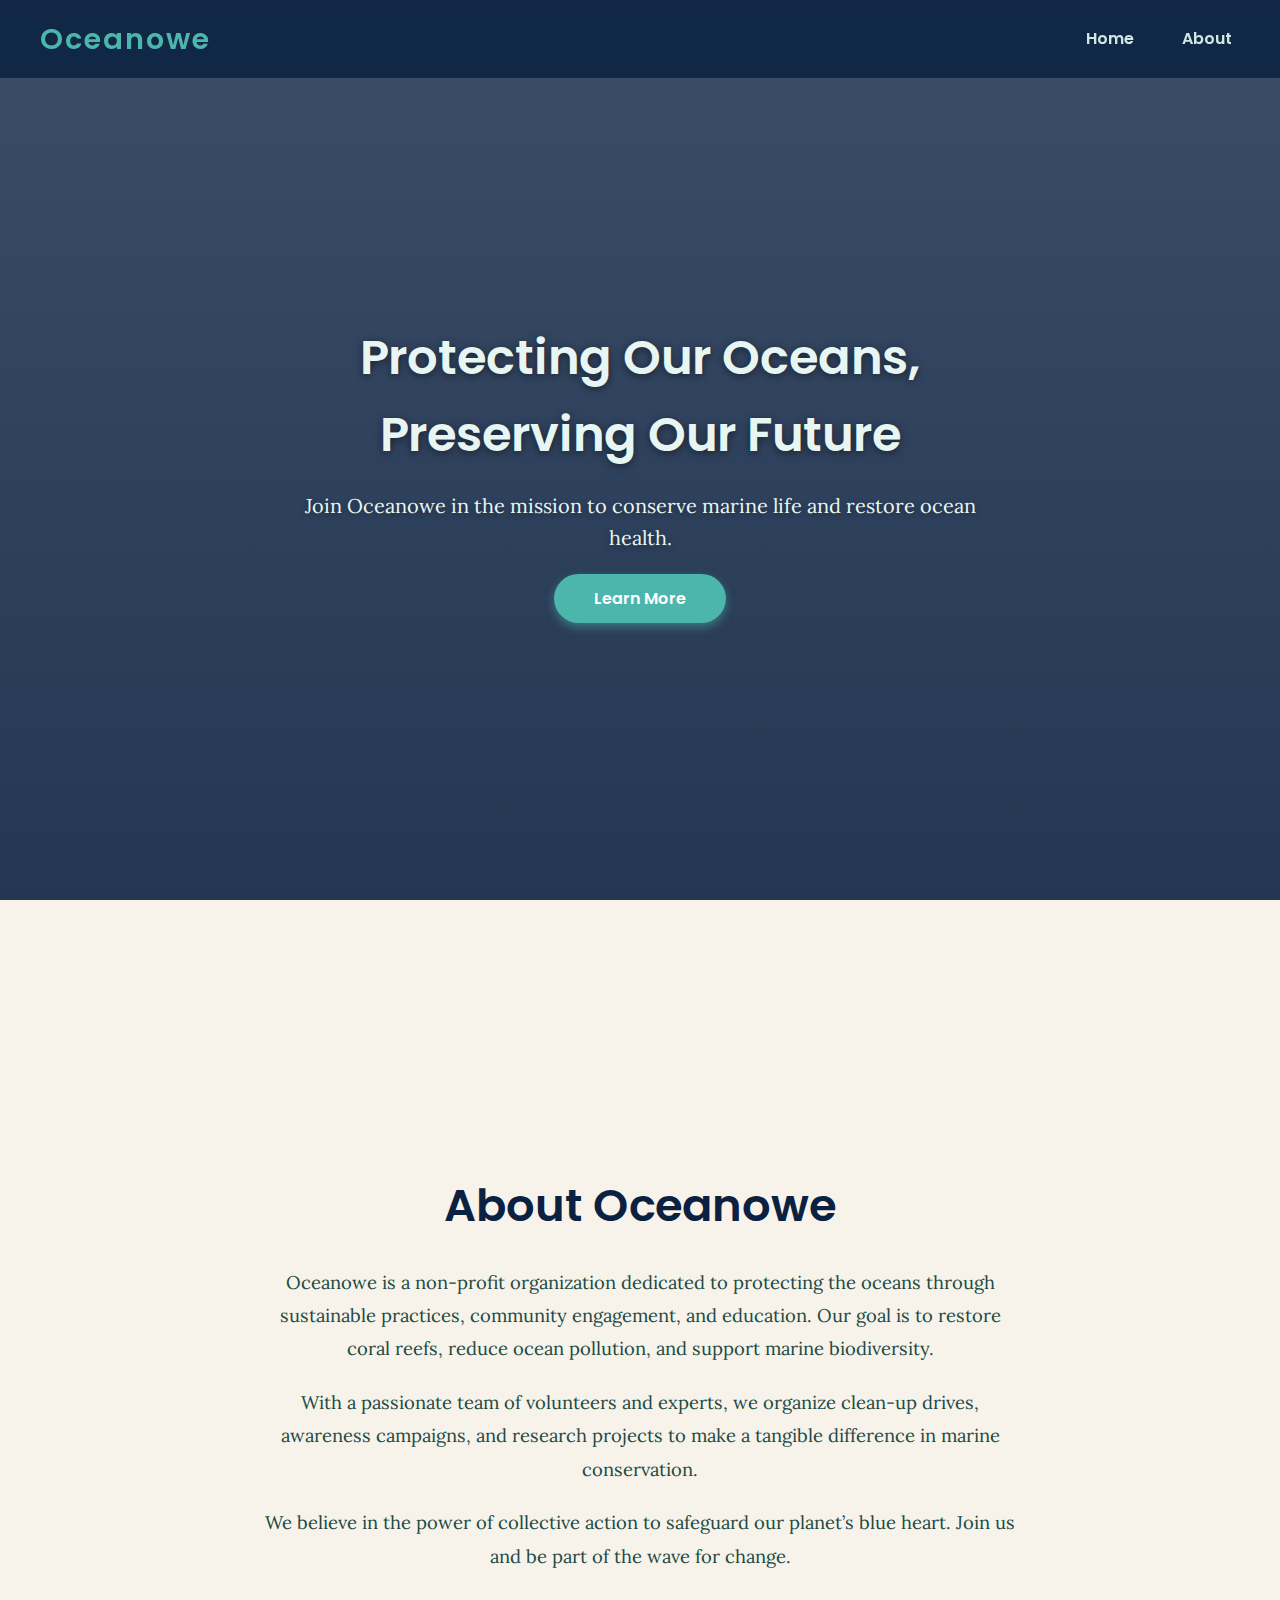
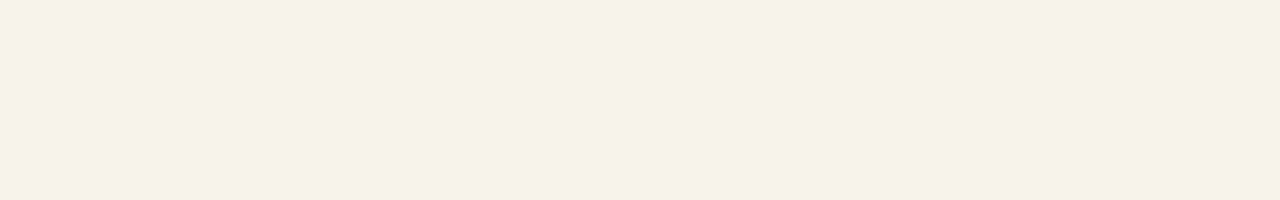
<file: index.html>
<!DOCTYPE html>
<html lang="en">
<head>
  <meta charset="UTF-8" />
  <meta name="viewport" content="width=device-width, initial-scale=1" />
  <title>Oceanowe NGO</title>
  <link href="https://fonts.googleapis.com/css2?family=Lora&family=Poppins:wght@600&display=swap" rel="stylesheet" />
  <link rel="stylesheet" href="styles.css" />
</head>
<body>
  <nav>
    <div class="nav-container">
      <div class="logo">Oceanowe</div>
      <ul class="nav-links">
        <li><a href="home/home.html">Home</a></li>
        <li><a href="about/about.html">About</a></li>
      </ul>
    </div>
  </nav>

  <section id="home" class="section home-section">
    <div class="overlay"></div>
    <div class="home-content">
      <h1>Protecting Our Oceans, Preserving Our Future</h1>
      <p>Join Oceanowe in the mission to conserve marine life and restore ocean health.</p>
      <a href="#about" class="btn">Learn More</a>
    </div>
  </section>

  <section id="about" class="section about-section">
    <div class="container">
      <h2>About Oceanowe</h2>
      <p>
        Oceanowe is a non-profit organization dedicated to protecting the oceans through
        sustainable practices, community engagement, and education. Our goal is to restore
        coral reefs, reduce ocean pollution, and support marine biodiversity.
      </p>
      <p>
        With a passionate team of volunteers and experts, we organize clean-up drives,
        awareness campaigns, and research projects to make a tangible difference in marine
        conservation.
      </p>
      <p>
        We believe in the power of collective action to safeguard our planet’s blue heart.
        Join us and be part of the wave for change.
      </p>
    </div>
  </section>

  <script src="script.js"></script>
</body>
</html>
</file>
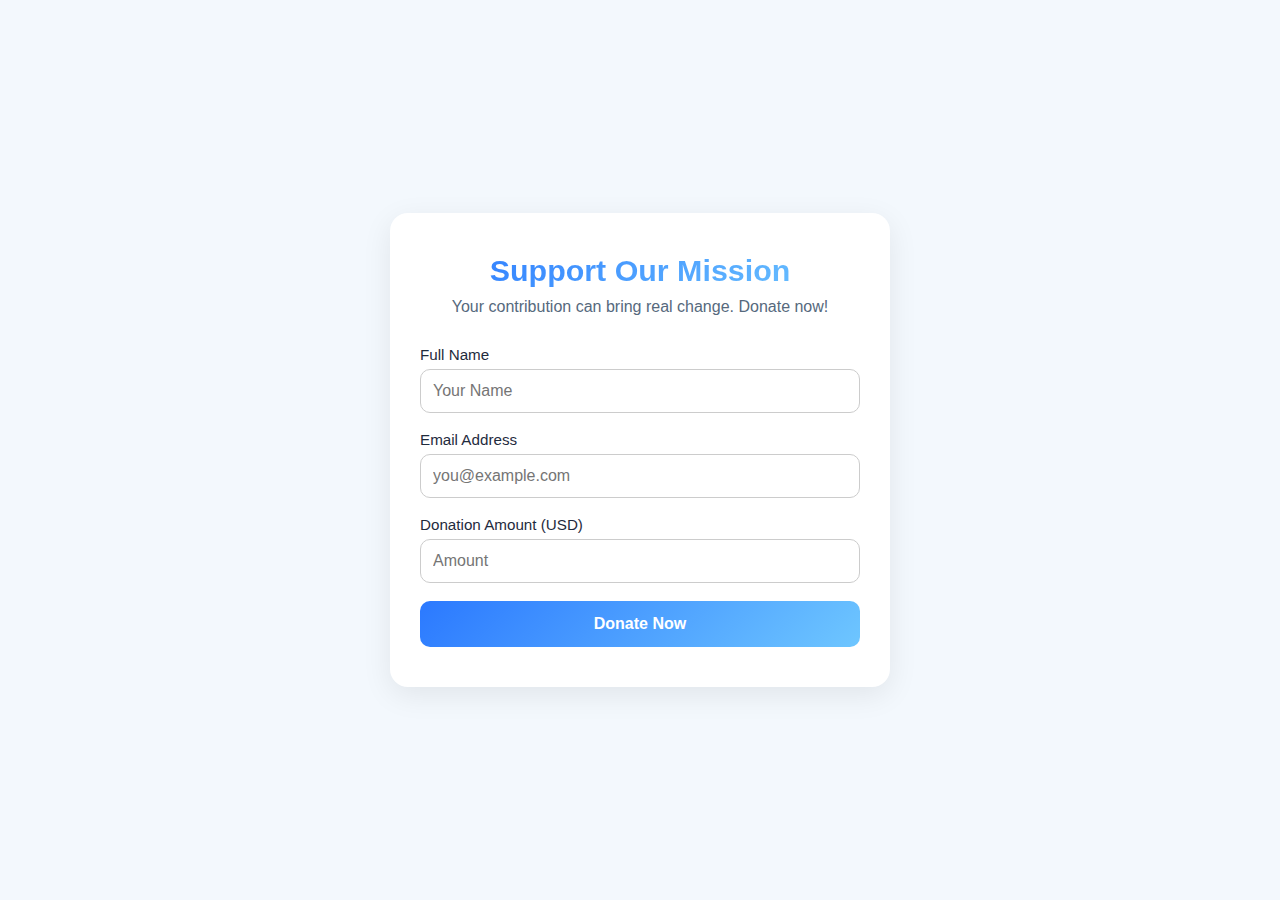
<file: home/donate/donate.html>
<!DOCTYPE html>
<html lang="en">
<head>
  <meta charset="UTF-8" />
  <meta name="viewport" content="width=device-width, initial-scale=1.0"/>
  <title>Donate Now</title>
  <link rel="stylesheet" href="donate.css" />
</head>
<body>
  <div class="donate-container">
    <h1>Support Our Mission</h1>
    <p>Your contribution can bring real change. Donate now!</p>
    
    <form id="donate-form" class="donate-form">
      <div class="form-group">
        <label for="name">Full Name</label>
        <input type="text" id="name" name="name" required placeholder="Your Name" />
      </div>

      <div class="form-group">
        <label for="email">Email Address</label>
        <input type="email" id="email" name="email" required placeholder="you@example.com" />
      </div>

      <div class="form-group">
        <label for="amount">Donation Amount (USD)</label>
        <input type="number" id="amount" name="amount" required min="1" placeholder="Amount" />
      </div>

      <button type="submit" class="btn-donate">Donate Now</button>
    </form>

    <div class="success-message"></div>
  </div>

  <script src="donate.js"></script>
</body>
</html>
</file>
<file: home/donate/donate.css>
:root {
  --primary: #2b79ff;
  --primary-dark: #1a60e2;
  --gradient: linear-gradient(135deg, #2b79ff, #6ec6ff);
  --bg-color: #f3f8fd;
  --text-dark: #1f2b3d;
  --text-light: #56697d;
  --success-bg: #d1f0dc;
  --success-text: #21623b;
}



* {
  box-sizing: border-box;
  margin: 0;
  padding: 0;
}

body {
  font-family: "Segoe UI", sans-serif;
  background-color: var(--bg-color);
  color: var(--text-dark);
  display: flex;
  justify-content: center;
  align-items: center;
  padding: 40px 20px;
  min-height: 100vh;
}

.donate-container {
  background: #fff;
  border-radius: 18px;
  padding: 40px 30px;
  max-width: 500px;
  width: 100%;
  box-shadow: 0 8px 30px rgba(0, 0, 0, 0.08);
  text-align: center;
}

.donate-container h1 {
  font-size: 1.9rem;
  background: var(--gradient);
  -webkit-background-clip: text;
  -webkit-text-fill-color: transparent;
  margin-bottom: 10px;
}

.donate-container p {
  font-size: 1rem;
  color: var(--text-light);
  margin-bottom: 30px;
}

.donate-form {
  display: flex;
  flex-direction: column;
  gap: 18px;
  text-align: left;
}

.form-group label {
  font-size: 0.95rem;
  margin-bottom: 6px;
  display: block;
  color: var(--text-dark);
}

.form-group input {
  padding: 12px;
  border: 1px solid #ccc;
  border-radius: 10px;
  width: 100%;
  transition: 0.3s ease;
  font-size: 1rem;
}

.form-group input:focus {
  border-color: var(--primary);
  outline: none;
  box-shadow: 0 0 0 3px rgba(43, 121, 255, 0.15);
}

.btn-donate {
  padding: 14px;
  font-size: 1rem;
  font-weight: 600;
  color: white;
  background: var(--gradient);
  border: none;
  border-radius: 10px;
  cursor: pointer;
  transition: background 0.3s ease;
}

.btn-donate:hover {
  background: linear-gradient(135deg, #1a60e2, #5db4ff);
}

.success-message {
  display: none;
  margin-top: 20px;
  padding: 12px;
  border-radius: 8px;
  background-color: var(--success-bg);
  color: var(--success-text);
  font-weight: 600;
  text-align: center;
  font-size: 0.95rem;
}

/* Responsive Design */
@media (max-width: 600px) {
  .donate-container {
    padding: 30px 20px;
  }

  .donate-container h1 {
    font-size: 1.5rem;
  }
}
</file>
<file: styles.css>
/* Reset & base */
* {
  margin: 0; padding: 0; box-sizing: border-box;
}
body {
  font-family: 'Lora', serif;
  color: #0b2141; /* dark navy */
  background: #fff;
  line-height: 1.6;
  scroll-behavior: smooth;
}
a {
  text-decoration: none;
  color: inherit;
}

/* Navigation */
nav {
  position: fixed;
  top: 0; left: 0; right: 0;
  background: rgba(11, 33, 65, 0.85);
  padding: 1rem 2rem;
  z-index: 1000;
  backdrop-filter: blur(8px);
}
.nav-container {
  max-width: 1200px;
  margin: auto;
  display: flex;
  justify-content: space-between;
  align-items: center;
}
.logo {
  font-family: 'Poppins', sans-serif;
  font-weight: 600;
  font-size: 1.8rem;
  color: #4db6ac; /* sea green */
  letter-spacing: 2px;
  cursor: default;
}
.nav-links {
  list-style: none;
  display: flex;
  gap: 2rem;
}
.nav-links a {
  font-weight: 600;
  font-family: 'Poppins', sans-serif;
  font-size: 1rem;
  color: #cde7e2; /* turquoise light */
  padding: 0.2rem 0.5rem;
  border-radius: 4px;
  transition: background 0.3s ease, color 0.3s ease;
}
.nav-links a:hover,
.nav-links a.active {
  background: #4db6ac;
  color: #fff;
}

/* Sections */
.section {
  min-height: 100vh;
  padding: 6rem 2rem 4rem;
  display: flex;
  align-items: center;
  justify-content: center;
  flex-direction: column;
  text-align: center;
}

/* Home Section */
.home-section {
  position: relative;
  background: url('https://images.unsplash.com/photo-1506744038136-46273834b3fb?auto=format&fit=crop&w=1470&q=80') no-repeat center center/cover;
  color: #e8f6f3;
  overflow: hidden;
}
.home-section .overlay {
  position: absolute;
  inset: 0;
  background: linear-gradient(180deg, rgba(11,33,65,0.8), rgba(11,33,65,0.9));
  z-index: 0;
}

/* Parallax wave effect - subtle */
.home-content {
  position: relative;
  max-width: 700px;
  z-index: 1;
  animation: fadeInUp 1.5s ease forwards;
}
.home-content h1 {
  font-family: 'Poppins', sans-serif;
  font-weight: 600;
  font-size: 3rem;
  margin-bottom: 1rem;
  text-shadow: 0 2px 8px rgba(0,0,0,0.5);
}
.home-content p {
  font-size: 1.25rem;
  margin-bottom: 2rem;
  text-shadow: 0 2px 6px rgba(0,0,0,0.4);
  font-family: 'Lora', serif;
}
.btn {
  background: #4db6ac;
  color: #fff;
  padding: 0.8rem 2.5rem;
  border-radius: 30px;
  font-weight: 600;
  font-family: 'Poppins', sans-serif;
  cursor: pointer;
  transition: background 0.3s ease;
  box-shadow: 0 4px 10px rgba(77,182,172,0.5);
}
.btn:hover {
  background: #399b8a;
  box-shadow: 0 6px 14px rgba(57,155,138,0.7);
}

/* About Section */
.about-section {
  background: #f7f3ea; /* sandy beige */
  color: #0b2141;
  padding-top: 8rem;
}
.about-section .container {
  max-width: 800px;
  padding: 0 1rem;
  animation: fadeIn 2s ease forwards;
}
.about-section h2 {
  font-family: 'Poppins', sans-serif;
  font-weight: 600;
  font-size: 2.8rem;
  margin-bottom: 1.5rem;
  color: #0b2141;
}
.about-section p {
  font-size: 1.15rem;
  margin-bottom: 1.3rem;
  color: #214a44;
  line-height: 1.8;
}

/* Animations */
@keyframes fadeInUp {
  0% {
    opacity: 0;
    transform: translateY(20px);
  }
  100% {
    opacity: 1;
    transform: translateY(0);
  }
}

@keyframes fadeIn {
  0% {opacity: 0;}
  100% {opacity: 1;}
}

/* Responsive */
@media (max-width: 768px) {
  .home-content h1 {
    font-size: 2.2rem;
  }
  .about-section h2 {
    font-size: 2rem;
  }
  nav {
    padding: 1rem 1.5rem;
  }
  .nav-links {
    gap: 1rem;
  }
}
</file>
